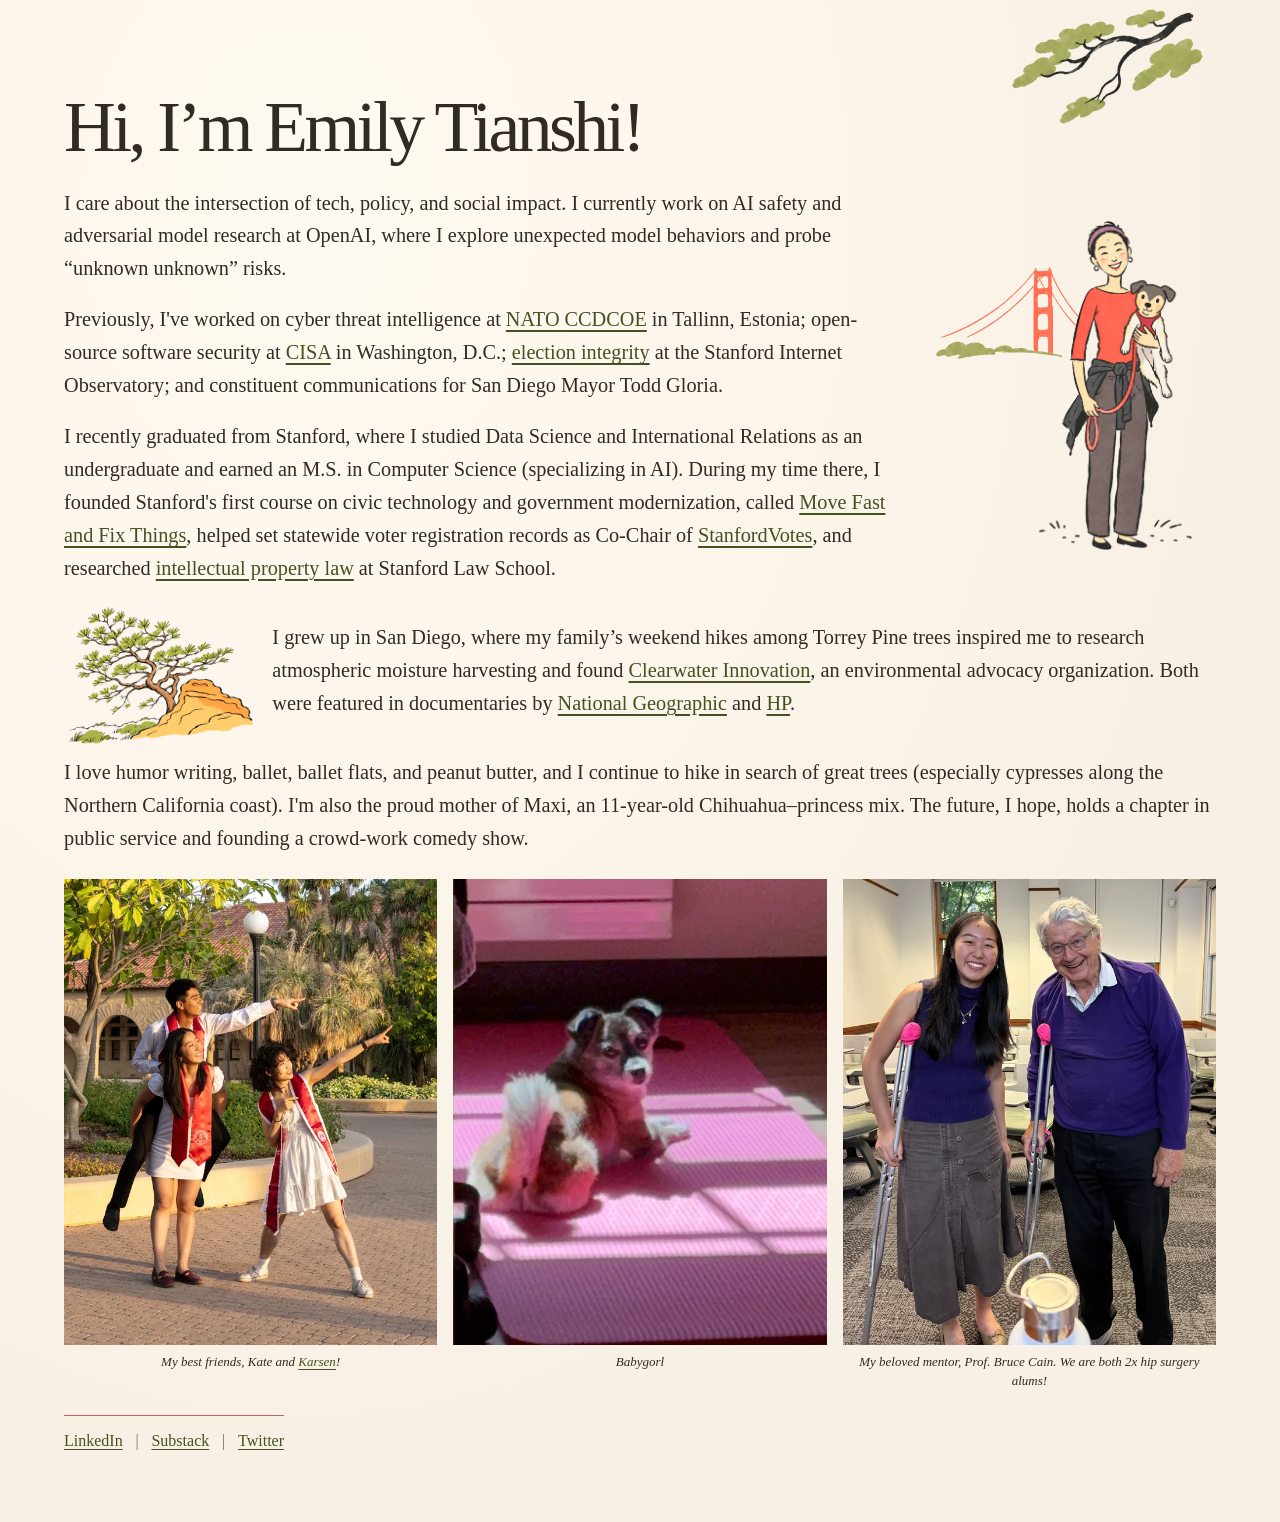
<file: index.html>
<!doctype html>
<html lang="en">
<head>
  <meta charset="utf-8">
  <meta name="viewport" content="width=device-width, initial-scale=1">
  <meta name="description" content="Emily Tianshi works at the intersection of tech, policy, and social impact.">
  <meta name="theme-color" content="#f8f0e4">
  <title>Emily Tianshi</title>
  <link rel="stylesheet" href="style.css?v=4">
</head>
<body>
  <main class="page">
    <img class="branch" src="branch-cutout.webp" width="588" height="322" alt="">
    <article class="bio">
      <h1>Hi, I’m Emily Tianshi!</h1>
      <div class="intro">
        <div class="scene">
          <img class="bridge" src="bridge-cutout.webp" width="513" height="314" alt="">
          <img class="portrait" src="portrait-cutout.webp" width="625" height="1350" alt="Illustration of Emily holding Maxi beside the Golden Gate Bridge.">
        </div>
        <div class="intro-copy">
          <p>I care about the intersection of tech, policy, and social impact. I currently work on AI safety and adversarial model research at OpenAI, where I explore unexpected model behaviors and probe “unknown unknown” risks.</p>
          <p>Previously, I've worked on cyber threat intelligence at <a href="https://ccdcoe.org/">NATO CCDCOE</a> in Tallinn, Estonia; open-source software security at <a href="https://www.cisa.gov/">CISA</a> in Washington, D.C.; <a href="https://www.eipartnership.net/">election integrity</a> at the Stanford Internet Observatory; and constituent communications for San Diego Mayor Todd Gloria.</p>
          <p>I recently graduated from Stanford, where I studied Data Science and International Relations as an undergraduate and earned an M.S. in Computer Science (specializing in AI). During my time there, I founded Stanford's first course on civic technology and government modernization, called <a href="https://movefastandfixthings.org/">Move Fast and Fix Things</a>, helped set statewide voter registration records as Co-Chair of <a href="https://www.stanfordvotes.org/">StanfordVotes</a>, and researched <a href="https://npe.law.stanford.edu/">intellectual property law</a> at Stanford Law School.</p>
        </div>
      </div>
      <div class="san-diego">
        <img class="pine" src="pine-cutout.webp" width="865" height="632" alt="">
        <p>I grew up in San Diego, where my family’s weekend hikes among Torrey Pine trees inspired me to research atmospheric moisture harvesting and found <a href="https://www.clearwaterinnovation.org/">Clearwater Innovation</a>, an environmental advocacy organization. Both were featured in documentaries by <a href="https://www.youtube.com/watch?v=lKWXIQZICv8">National Geographic</a> and <a href="https://www.youtube.com/watch?v=_Bk7hztQBMk">HP</a>.</p>
      </div>
      <p>I love humor writing, ballet, ballet flats, and peanut butter, and I continue to hike in search of great trees (especially cypresses along the Northern California coast). I'm also the proud mother of Maxi, an 11-year-old Chihuahua–princess mix. The future, I hope, holds a chapter in public service and founding a crowd-work comedy show.</p>
      <div class="photo-row">
        <figure>
          <img src="graduation-photo.webp" width="640" height="800" alt="Three Stanford graduates in red stoles posing together outdoors.">
          <figcaption>My best friends, Kate and <a href="https://karsenleewahal.com/">Karsen</a>!</figcaption>
        </figure>
        <figure>
          <img src="maxi-photo.webp" width="640" height="800" alt="Maxi looking back from a pink mat in the sunlight.">
          <figcaption>Babygorl</figcaption>
        </figure>
        <figure>
          <img src="classroom-photo.webp" width="640" height="800" alt="Emily and her professor smiling together in a classroom.">
          <figcaption>My beloved mentor, Prof. Bruce Cain. We are both 2x hip surgery alums!</figcaption>
        </figure>
      </div>
      <nav class="social" aria-label="Social links">
        <a href="https://www.linkedin.com/in/emily-tianshi/">LinkedIn</a> <span aria-hidden="true">|</span> <a href="https://emilytianshi.substack.com/">Substack</a> <span aria-hidden="true">|</span> <a href="https://x.com/EmilyTianshi">Twitter</a>
      </nav>
    </article>
  </main>
</body>
</html>
</file>
<file: style.css>
:root {
  color-scheme: light;
  background: #f8f0e4;
  color: #302b25;
  font-family: Georgia, "Times New Roman", serif;
  font-size: 100%;
}

* { box-sizing: border-box; }

body {
  margin: 0;
  background: radial-gradient(ellipse at 24% 14%, #fffaf1, #f8f0e4 68%);
}

.page {
  position: relative;
  max-width: 80rem;
  margin-inline: auto;
  padding: clamp(4rem, 7vw, 6.5rem) clamp(1.25rem, 5vw, 4rem) 4rem;
}

.portrait, .bridge, .branch, .pine {
  display: block;
  max-width: 100%;
  height: auto;
}

.intro {
  display: grid;
  grid-template-columns: minmax(0, 1fr) minmax(0, 25%);
  gap: clamp(1rem, 2.5vw, 2rem);
  align-items: center;
}

.intro-copy { grid-column: 1; grid-row: 1; }

.scene {
  position: relative;
  width: 100%;
  max-width: 17rem;
  justify-self: center;
  grid-column: 2;
  grid-row: 1;
}

.portrait {
  position: relative;
  width: 56%;
  margin-inline-start: 38%;
}

.bridge {
  position: absolute;
  inset-block-start: 14%;
  inset-inline-start: 0;
  width: 55%;
}

.branch {
  position: absolute;
  inset-block-start: .85rem;
  inset-inline-end: clamp(1.25rem, 6vw, 5rem);
  width: clamp(7rem, 15vw, 13rem);
  transform: rotate(-6deg);
}

h1 {
  margin: 0 0 1.4rem;
  font-size: clamp(2.6rem, 5.6vw, 5rem);
  font-weight: 400;
  line-height: 1.04;
  letter-spacing: -.05em;
}

p {
  margin: 0 0 1.15rem;
  font-size: clamp(1.0625rem, .98rem + .36vw, 1.3rem);
  line-height: 1.62;
}

a {
  color: #465022;
  text-decoration-thickness: .08em;
  text-underline-offset: .21em;
}

a:hover { color: #9f392d; }

a:focus-visible {
  outline: 2px solid #9f392d;
  outline-offset: 4px;
  border-radius: 2px;
}

.photo-row {
  clear: both;
  display: grid;
  grid-template-columns: repeat(3, minmax(0, 1fr));
  gap: clamp(.5rem, 1.5vw, 1rem);
  margin-block-start: 1.5rem;
}

.photo-row img {
  display: block;
  width: 100%;
  height: auto;
}

.photo-row figure {
  margin: 0;
}

.photo-row figcaption {
  margin-block-start: .5rem;
  font-size: .8125rem;
  font-style: italic;
  line-height: 1.45;
  text-align: center;
}

.social {
  clear: both;
  width: fit-content;
  max-width: 100%;
  display: flex;
  flex-wrap: wrap;
  align-items: center;
  gap: .15rem .8rem;
  margin-top: 1.5rem;
  padding-top: .5rem;
  border-top: 1px solid #bb6758;
}

.social a { padding-block: .5rem; }
.social span { color: #786d60; }

.san-diego {
  display: grid;
  grid-template-columns: minmax(4.5rem, 16%) minmax(0, 1fr);
  align-items: center;
  gap: clamp(.65rem, 2vw, 1.5rem);
  margin-block-end: 1.15rem;
}

.san-diego p, .intro-copy p:last-child { margin-block-end: 0; }
.intro { margin-block-end: 1.15rem; }
.pine { transform: rotate(-5deg); }

@media (max-width: 48rem) {
  .page {
    max-width: 43rem;
    padding-block-start: 4.75rem;
  }

  .intro {
    grid-template-columns: minmax(0, 1fr) minmax(5rem, 28%);
    align-items: start;
  }

  .scene { margin-block-start: .35rem; }
  .portrait { width: 66%; margin-inline-start: 30%; }
  .bridge { width: 64%; }

  .branch {
    width: clamp(6rem, 30vw, 9rem);
    inset-block-start: .55rem;
  }
}

@media (max-width: 36rem) {
  .intro { display: flow-root; }
  .intro-copy { display: contents; }

  .scene {
    float: right;
    width: 26%;
    margin: .15rem 0 .65rem .8rem;
  }

  .san-diego { display: flow-root; }

  .pine {
    float: left;
    width: 25%;
    margin: .2rem .9rem .35rem 0;
  }
}
</file>
